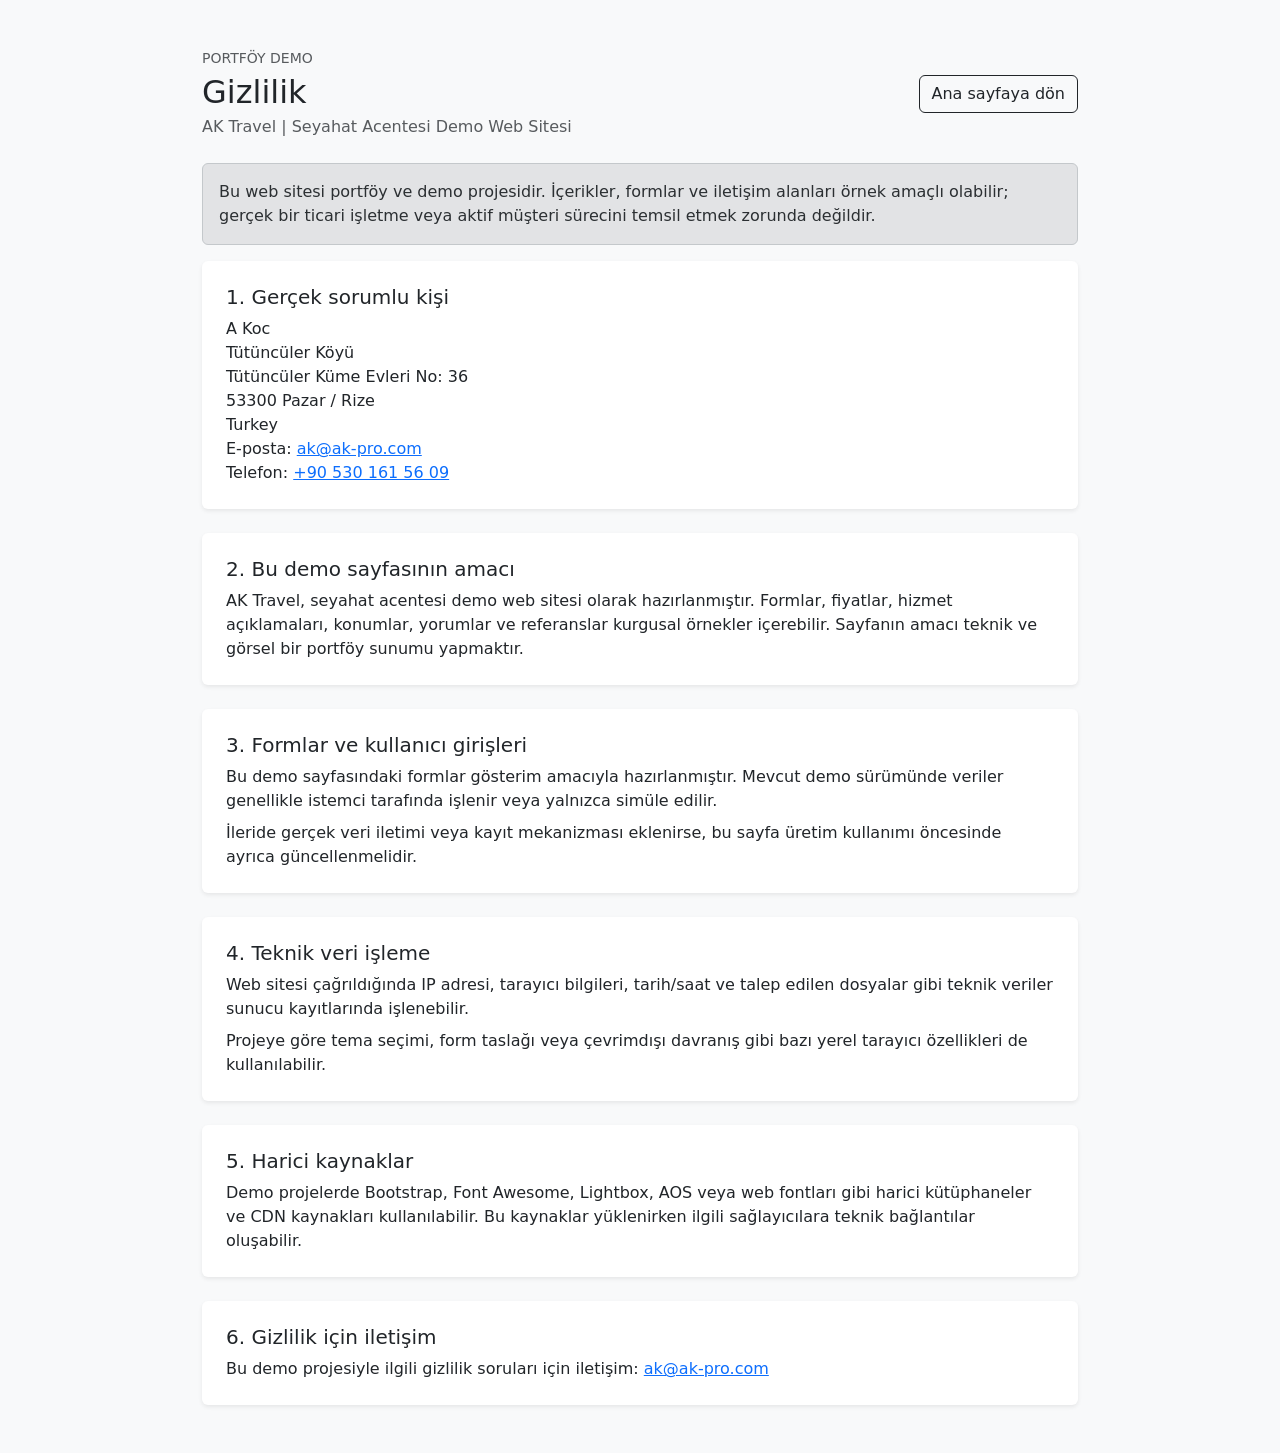
<file: datenschutz.html>
<!DOCTYPE html>
<html lang="tr">
<head>
    <meta charset="UTF-8">
    <meta name="viewport" content="width=device-width, initial-scale=1.0">
    <title>Gizlilik | AK Travel</title>
    <meta name="robots" content="noindex, follow">
    <link href="https://cdn.jsdelivr.net/npm/bootstrap@5.3.0/dist/css/bootstrap.min.css" rel="stylesheet">
</head>
<body class="bg-light text-dark">
    <main class="py-5">
        <div class="container" style="max-width: 900px;">
            <div class="d-flex flex-column flex-md-row justify-content-between align-items-md-center gap-3 mb-4">
                <div>
                    <p class="text-uppercase text-muted small mb-1">Portföy Demo</p>
                    <h1 class="h2 mb-1">Gizlilik</h1>
                    <p class="text-muted mb-0">AK Travel | Seyahat Acentesi Demo Web Sitesi</p>
                </div>
                <a class="btn btn-outline-dark" href="index.html">Ana sayfaya dön</a>
            </div>

            <div class="alert alert-secondary" role="alert">
                Bu web sitesi portföy ve demo projesidir. İçerikler, formlar ve iletişim alanları örnek amaçlı olabilir;
                gerçek bir ticari işletme veya aktif müşteri sürecini temsil etmek zorunda değildir.
            </div>

            <section class="card shadow-sm border-0 mb-4">
                <div class="card-body p-4">
                    <h2 class="h5">1. Gerçek sorumlu kişi</h2>
                    <p class="mb-0">
                        A Koc<br>
                        Tütüncüler Köyü<br>
                        Tütüncüler Küme Evleri No: 36<br>
                        53300 Pazar / Rize<br>
                        Turkey<br>
                        E-posta: <a href="mailto:ak@ak-pro.com">ak@ak-pro.com</a><br>
                        Telefon: <a href="tel:+905301615609">+90 530 161 56 09</a>
                    </p>
                </div>
            </section>

            <section class="card shadow-sm border-0 mb-4">
                <div class="card-body p-4">
                    <h2 class="h5">2. Bu demo sayfasının amacı</h2>
                    <p class="mb-0">
                        AK Travel, seyahat acentesi demo web sitesi olarak hazırlanmıştır. Formlar, fiyatlar, hizmet açıklamaları,
                        konumlar, yorumlar ve referanslar kurgusal örnekler içerebilir. Sayfanın amacı teknik ve görsel
                        bir portföy sunumu yapmaktır.
                    </p>
                </div>
            </section>

            <section class="card shadow-sm border-0 mb-4">
                <div class="card-body p-4">
                    <h2 class="h5">3. Formlar ve kullanıcı girişleri</h2>
                    <p class="mb-2">
                        Bu demo sayfasındaki formlar gösterim amacıyla hazırlanmıştır. Mevcut demo sürümünde veriler
                        genellikle istemci tarafında işlenir veya yalnızca simüle edilir.
                    </p>
                    <p class="mb-0">
                        İleride gerçek veri iletimi veya kayıt mekanizması eklenirse, bu sayfa üretim kullanımı öncesinde
                        ayrıca güncellenmelidir.
                    </p>
                </div>
            </section>

            <section class="card shadow-sm border-0 mb-4">
                <div class="card-body p-4">
                    <h2 class="h5">4. Teknik veri işleme</h2>
                    <p class="mb-2">
                        Web sitesi çağrıldığında IP adresi, tarayıcı bilgileri, tarih/saat ve talep edilen dosyalar gibi
                        teknik veriler sunucu kayıtlarında işlenebilir.
                    </p>
                    <p class="mb-0">
                        Projeye göre tema seçimi, form taslağı veya çevrimdışı davranış gibi bazı yerel tarayıcı
                        özellikleri de kullanılabilir.
                    </p>
                </div>
            </section>

            <section class="card shadow-sm border-0 mb-4">
                <div class="card-body p-4">
                    <h2 class="h5">5. Harici kaynaklar</h2>
                    <p class="mb-0">
                        Demo projelerde Bootstrap, Font Awesome, Lightbox, AOS veya web fontları gibi harici kütüphaneler
                        ve CDN kaynakları kullanılabilir. Bu kaynaklar yüklenirken ilgili sağlayıcılara teknik bağlantılar oluşabilir.
                    </p>
                </div>
            </section>

            <section class="card shadow-sm border-0">
                <div class="card-body p-4">
                    <h2 class="h5">6. Gizlilik için iletişim</h2>
                    <p class="mb-0">
                        Bu demo projesiyle ilgili gizlilik soruları için iletişim: <a href="mailto:ak@ak-pro.com">ak@ak-pro.com</a>
                    </p>
                </div>
            </section>
        </div>
    </main>
</body>
</html>
</file>
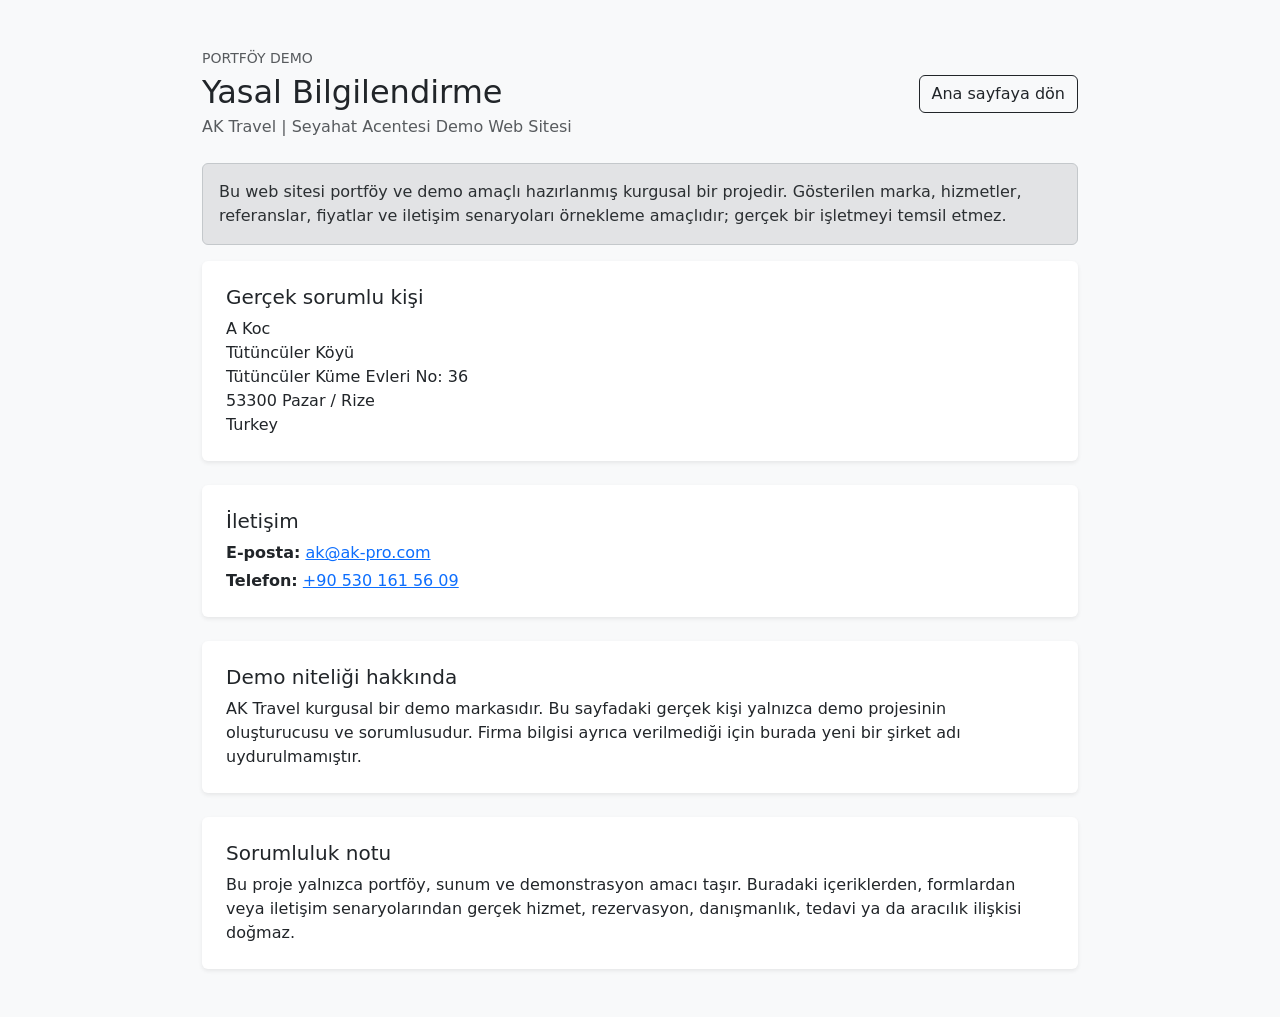
<file: impressum.html>
<!DOCTYPE html>
<html lang="tr">
<head>
    <meta charset="UTF-8">
    <meta name="viewport" content="width=device-width, initial-scale=1.0">
    <title>Yasal Bilgilendirme | AK Travel</title>
    <meta name="robots" content="noindex, follow">
    <link href="https://cdn.jsdelivr.net/npm/bootstrap@5.3.0/dist/css/bootstrap.min.css" rel="stylesheet">
</head>
<body class="bg-light text-dark">
    <main class="py-5">
        <div class="container" style="max-width: 900px;">
            <div class="d-flex flex-column flex-md-row justify-content-between align-items-md-center gap-3 mb-4">
                <div>
                    <p class="text-uppercase text-muted small mb-1">Portföy Demo</p>
                    <h1 class="h2 mb-1">Yasal Bilgilendirme</h1>
                    <p class="text-muted mb-0">AK Travel | Seyahat Acentesi Demo Web Sitesi</p>
                </div>
                <a class="btn btn-outline-dark" href="index.html">Ana sayfaya dön</a>
            </div>

            <div class="alert alert-secondary" role="alert">
                Bu web sitesi portföy ve demo amaçlı hazırlanmış kurgusal bir projedir. Gösterilen marka, hizmetler,
                referanslar, fiyatlar ve iletişim senaryoları örnekleme amaçlıdır; gerçek bir işletmeyi temsil etmez.
            </div>

            <section class="card shadow-sm border-0 mb-4">
                <div class="card-body p-4">
                    <h2 class="h5">Gerçek sorumlu kişi</h2>
                    <p class="mb-0">
                        A Koc<br>
                        Tütüncüler Köyü<br>
                        Tütüncüler Küme Evleri No: 36<br>
                        53300 Pazar / Rize<br>
                        Turkey
                    </p>
                </div>
            </section>

            <section class="card shadow-sm border-0 mb-4">
                <div class="card-body p-4">
                    <h2 class="h5">İletişim</h2>
                    <p class="mb-1"><strong>E-posta:</strong> <a href="mailto:ak@ak-pro.com">ak@ak-pro.com</a></p>
                    <p class="mb-0"><strong>Telefon:</strong> <a href="tel:+905301615609">+90 530 161 56 09</a></p>
                </div>
            </section>

            <section class="card shadow-sm border-0 mb-4">
                <div class="card-body p-4">
                    <h2 class="h5">Demo niteliği hakkında</h2>
                    <p class="mb-0">
                        AK Travel kurgusal bir demo markasıdır. Bu sayfadaki gerçek kişi yalnızca demo projesinin
                        oluşturucusu ve sorumlusudur. Firma bilgisi ayrıca verilmediği için burada yeni bir şirket adı
                        uydurulmamıştır.
                    </p>
                </div>
            </section>

            <section class="card shadow-sm border-0">
                <div class="card-body p-4">
                    <h2 class="h5">Sorumluluk notu</h2>
                    <p class="mb-0">
                        Bu proje yalnızca portföy, sunum ve demonstrasyon amacı taşır. Buradaki içeriklerden, formlardan
                        veya iletişim senaryolarından gerçek hizmet, rezervasyon, danışmanlık, tedavi ya da aracılık ilişkisi doğmaz.
                    </p>
                </div>
            </section>
        </div>
    </main>
</body>
</html>
</file>
